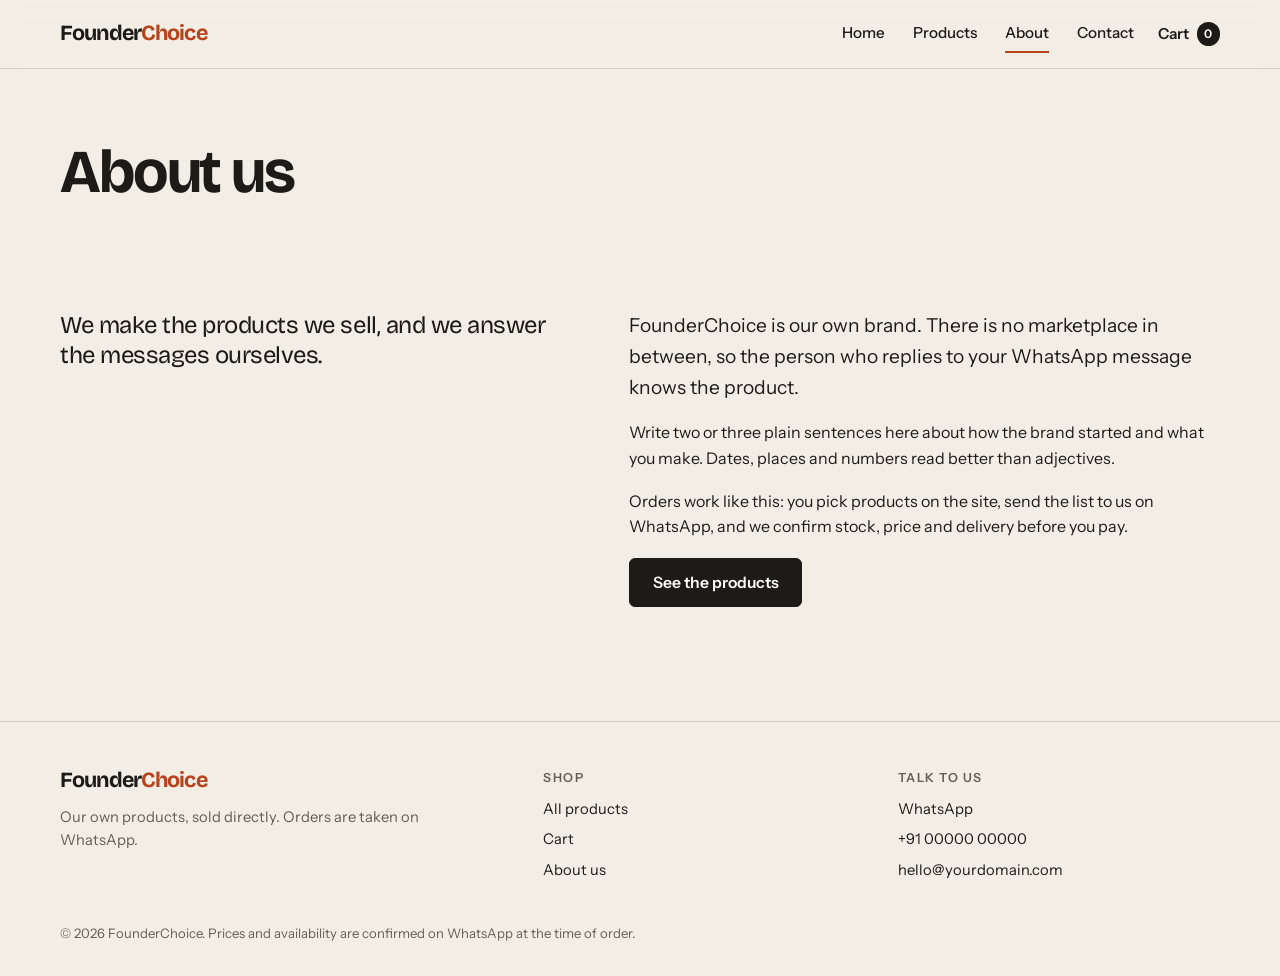
<file: about.html>
<!DOCTYPE html>
<html lang="en">
<head>
<meta charset="utf-8">
<meta name="viewport" content="width=device-width, initial-scale=1">
<title>About FounderChoice</title>
<meta name="description" content="Who is behind FounderChoice and how orders work.">
<meta name="robots" content="index,follow">
<link rel="canonical" href="https://YOURDOMAIN.com/about.html">
<meta property="og:type" content="website">
<meta property="og:site_name" content="FounderChoice">
<meta property="og:title" content="About FounderChoice">
<meta property="og:description" content="Who is behind FounderChoice and how orders work.">
<meta property="og:url" content="https://YOURDOMAIN.com/about.html">
<meta property="og:image" content="https://YOURDOMAIN.com/assets/images/hero/og.jpg">
<meta name="theme-color" content="#f3eee5">
<link rel="preconnect" href="https://fonts.googleapis.com">
<link rel="preconnect" href="https://fonts.gstatic.com" crossorigin>
<link href="https://fonts.googleapis.com/css2?family=Bricolage+Grotesque:opsz,wght@12..96,600;12..96,700&family=Instrument+Sans:wght@400;500;600&display=swap" rel="stylesheet">
<link rel="stylesheet" href="assets/css/style.css">
<script>document.documentElement.className+=" js"</script>
</head>
<body data-page="about">
<a class="skip" href="#main">Skip to content</a>
<header class="site-header"><div class="wrap bar">
<a class="logo" href="index.html" aria-label="FounderChoice, home">Founder<span>Choice</span></a>
<nav id="nav" class="nav" aria-label="Main"><a href="index.html">Home</a><a href="products.html">Products</a><a href="about.html">About</a><a href="contact.html">Contact</a></nav>
<a class="cart-link" href="cart.html" aria-label="Cart">Cart <span class="count" data-cart-count hidden>0</span></a>
<button type="button" class="menu-btn" aria-expanded="false" aria-controls="nav">Menu</button>
</div></header>
<main id="main" class="wrap">
<section class="page-head"><h1>About us</h1></section>
<div class="split">
<p class="lead" style="font-size:1.5rem;color:var(--ink);font-family:var(--head);letter-spacing:-.02em;line-height:1.25">We make the products we sell, and we answer the messages ourselves.</p>
<div class="prose">
<!-- EDIT: replace this text with your real story: who you are, where you started, what you make. Keep it short and specific. -->
<p>FounderChoice is our own brand. There is no marketplace in between, so the person who replies to your WhatsApp message knows the product.</p>
<p>Write two or three plain sentences here about how the brand started and what you make. Dates, places and numbers read better than adjectives.</p>
<p>Orders work like this: you pick products on the site, send the list to us on WhatsApp, and we confirm stock, price and delivery before you pay.</p>
<p><a class="btn" href="products.html">See the products</a></p>
</div>
</div>
</main>
<footer class="site-footer"><div class="wrap">
<div class="foot">
<div><a class="logo" href="index.html">Founder<span>Choice</span></a><p>Our own products, sold directly. Orders are taken on WhatsApp.</p></div>
<div><h2>Shop</h2><ul><li><a href="products.html">All products</a></li><li><a href="cart.html">Cart</a></li><li><a href="about.html">About us</a></li></ul></div>
<div><h2>Talk to us</h2><ul><li><a data-wa-link href="contact.html">WhatsApp</a></li><li><a data-fc-tel href="contact.html">Call</a></li><li><a data-fc-mail href="contact.html">Email</a></li></ul></div>
</div>
<p class="legal">&copy; <span data-year>2026</span> FounderChoice. Prices and availability are confirmed on WhatsApp at the time of order.</p>
</div></footer>
<script src="assets/js/config.js"></script>
<script src="assets/js/products.js"></script>
<script src="assets/js/cart.js"></script>
<script src="assets/js/main.js"></script>
</body>
</html>
</file>
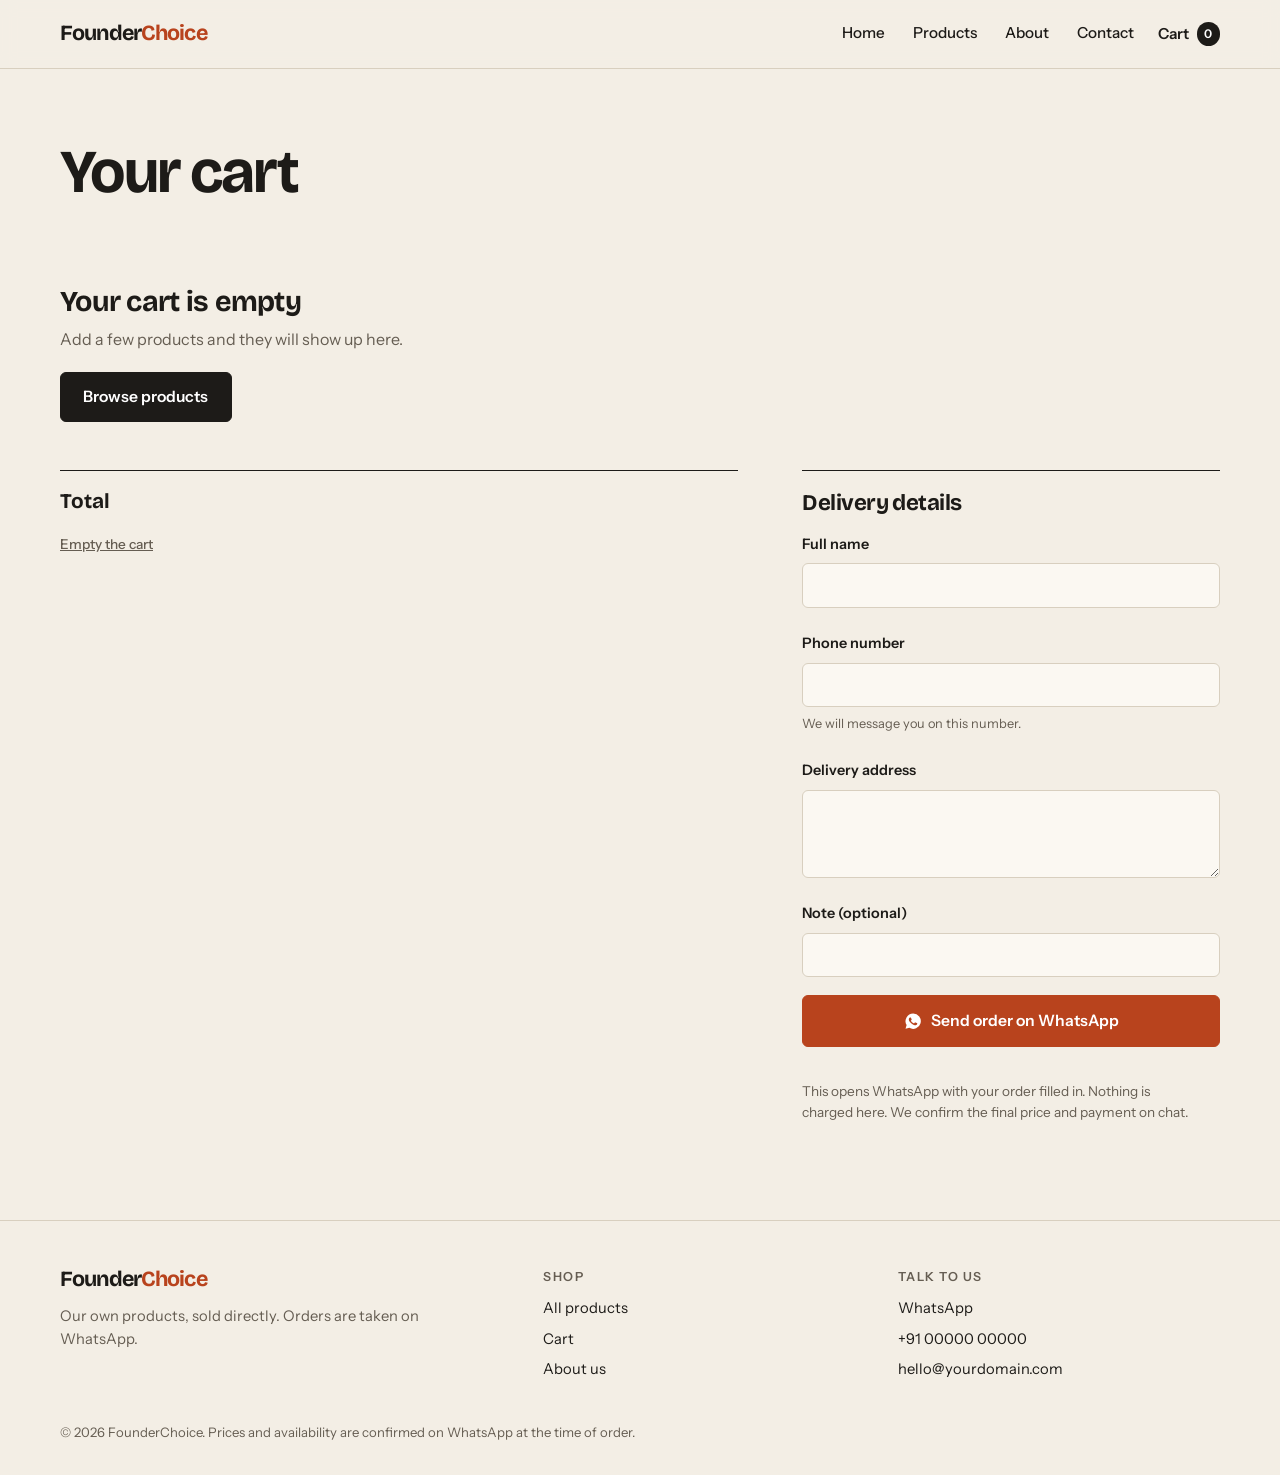
<file: cart.html>
<!DOCTYPE html>
<html lang="en">
<head>
<meta charset="utf-8">
<meta name="viewport" content="width=device-width, initial-scale=1">
<title>Your Cart | FounderChoice</title>
<meta name="description" content="Review your cart and send your order to FounderChoice on WhatsApp.">
<meta name="robots" content="noindex,follow">
<link rel="canonical" href="https://YOURDOMAIN.com/cart.html">
<meta property="og:type" content="website">
<meta property="og:site_name" content="FounderChoice">
<meta property="og:title" content="Your Cart | FounderChoice">
<meta property="og:description" content="Review your cart and send your order to FounderChoice on WhatsApp.">
<meta property="og:url" content="https://YOURDOMAIN.com/cart.html">
<meta property="og:image" content="https://YOURDOMAIN.com/assets/images/hero/og.jpg">
<meta name="theme-color" content="#f3eee5">
<link rel="preconnect" href="https://fonts.googleapis.com">
<link rel="preconnect" href="https://fonts.gstatic.com" crossorigin>
<link href="https://fonts.googleapis.com/css2?family=Bricolage+Grotesque:opsz,wght@12..96,600;12..96,700&family=Instrument+Sans:wght@400;500;600&display=swap" rel="stylesheet">
<link rel="stylesheet" href="assets/css/style.css">
<script>document.documentElement.className+=" js"</script>
</head>
<body data-page="cart">
<a class="skip" href="#main">Skip to content</a>
<header class="site-header"><div class="wrap bar">
<a class="logo" href="index.html" aria-label="FounderChoice, home">Founder<span>Choice</span></a>
<nav id="nav" class="nav" aria-label="Main"><a href="index.html">Home</a><a href="products.html">Products</a><a href="about.html">About</a><a href="contact.html">Contact</a></nav>
<a class="cart-link" href="cart.html" aria-label="Cart">Cart <span class="count" data-cart-count hidden>0</span></a>
<button type="button" class="menu-btn" aria-expanded="false" aria-controls="nav">Menu</button>
</div></header>
<main id="main" class="wrap">
<section class="page-head"><h1>Your cart</h1></section>
<div class="empty" id="cartEmpty" hidden><h2>Your cart is empty</h2><p>Add a few products and they will show up here.</p><a class="btn" href="products.html">Browse products</a></div>
<div class="cart-grid" id="cartWrap" hidden>
<div><ul class="lines" id="cartList"></ul><div class="total"><span>Total</span><span id="cartTotal"></span></div><button type="button" class="link" id="clearCart">Empty the cart</button></div>
<form class="form" id="orderForm" novalidate>
<h2>Delivery details</h2>
<div class="field"><label for="c-name">Full name</label><input id="c-name" autocomplete="name" aria-describedby="c-name-err"><span class="err" id="c-name-err" role="alert"></span></div>
<div class="field"><label for="c-phone">Phone number</label><input id="c-phone" type="tel" autocomplete="tel" inputmode="tel" aria-describedby="c-phone-hint c-phone-err"><span class="hint" id="c-phone-hint">We will message you on this number.</span><span class="err" id="c-phone-err" role="alert"></span></div>
<div class="field"><label for="c-address">Delivery address</label><textarea id="c-address" autocomplete="street-address" aria-describedby="c-address-err"></textarea><span class="err" id="c-address-err" role="alert"></span></div>
<div class="field"><label for="c-note">Note (optional)</label><input id="c-note"></div>
<button type="submit" class="btn btn-accent"><svg viewBox="0 0 24 24" fill="currentColor" aria-hidden="true"><path d="M12 2a10 10 0 0 0-8.6 15.1L2 22l5-1.3A10 10 0 1 0 12 2zm5.2 14.1c-.2.6-1.3 1.2-1.8 1.2-.5.1-1 .2-3.3-.7-2.8-1.1-4.5-3.9-4.7-4.1-.1-.2-1.1-1.5-1.1-2.8s.7-2 1-2.3c.2-.3.5-.3.7-.3h.5c.2 0 .4 0 .6.5l.8 2c.1.2.1.4 0 .5l-.4.6-.3.3c-.1.1-.3.3-.1.6.2.3.7 1.2 1.5 1.9 1 .9 1.9 1.2 2.2 1.3.3.1.4.1.6-.1l.8-1c.2-.3.4-.2.6-.1l1.9.9c.3.1.5.2.5.3.1.1.1.6-.1 1.2z"/></svg>Send order on WhatsApp</button>
<p class="note">This opens WhatsApp with your order filled in. Nothing is charged here. We confirm the final price and payment on chat.</p>
</form>
</div>
</main>
<footer class="site-footer"><div class="wrap">
<div class="foot">
<div><a class="logo" href="index.html">Founder<span>Choice</span></a><p>Our own products, sold directly. Orders are taken on WhatsApp.</p></div>
<div><h2>Shop</h2><ul><li><a href="products.html">All products</a></li><li><a href="cart.html">Cart</a></li><li><a href="about.html">About us</a></li></ul></div>
<div><h2>Talk to us</h2><ul><li><a data-wa-link href="contact.html">WhatsApp</a></li><li><a data-fc-tel href="contact.html">Call</a></li><li><a data-fc-mail href="contact.html">Email</a></li></ul></div>
</div>
<p class="legal">&copy; <span data-year>2026</span> FounderChoice. Prices and availability are confirmed on WhatsApp at the time of order.</p>
</div></footer>
<script src="assets/js/config.js"></script>
<script src="assets/js/products.js"></script>
<script src="assets/js/cart.js"></script>
<script src="assets/js/main.js"></script>
</body>
</html>
</file>
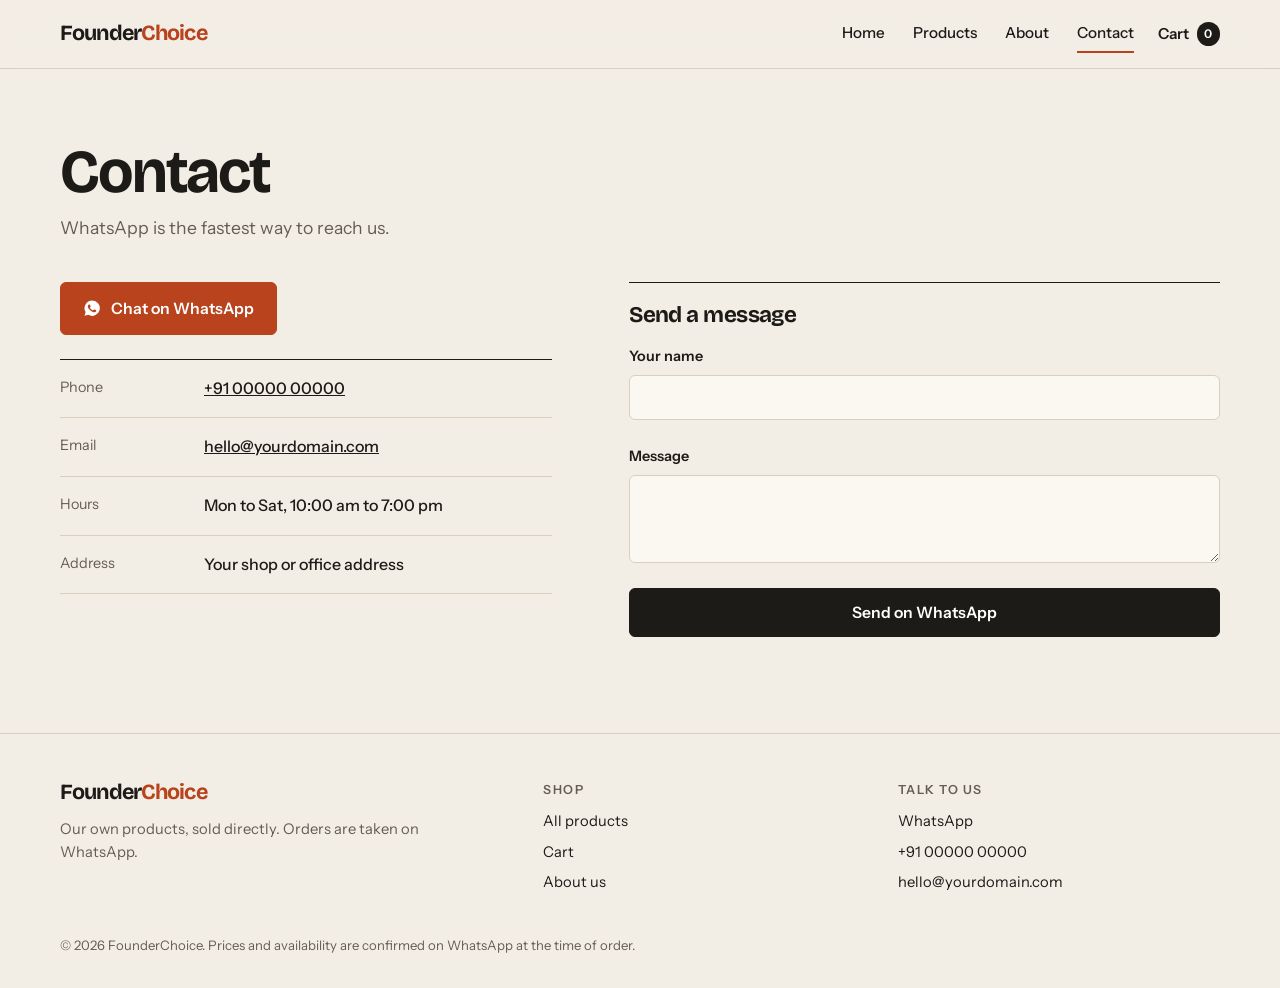
<file: contact.html>
<!DOCTYPE html>
<html lang="en">
<head>
<meta charset="utf-8">
<meta name="viewport" content="width=device-width, initial-scale=1">
<title>Contact FounderChoice | WhatsApp, phone, email</title>
<meta name="description" content="Message FounderChoice on WhatsApp, call us or send an email.">
<meta name="robots" content="index,follow">
<link rel="canonical" href="https://YOURDOMAIN.com/contact.html">
<meta property="og:type" content="website">
<meta property="og:site_name" content="FounderChoice">
<meta property="og:title" content="Contact FounderChoice | WhatsApp, phone, email">
<meta property="og:description" content="Message FounderChoice on WhatsApp, call us or send an email.">
<meta property="og:url" content="https://YOURDOMAIN.com/contact.html">
<meta property="og:image" content="https://YOURDOMAIN.com/assets/images/hero/og.jpg">
<meta name="theme-color" content="#f3eee5">
<link rel="preconnect" href="https://fonts.googleapis.com">
<link rel="preconnect" href="https://fonts.gstatic.com" crossorigin>
<link href="https://fonts.googleapis.com/css2?family=Bricolage+Grotesque:opsz,wght@12..96,600;12..96,700&family=Instrument+Sans:wght@400;500;600&display=swap" rel="stylesheet">
<link rel="stylesheet" href="assets/css/style.css">
<script>document.documentElement.className+=" js"</script>
</head>
<body data-page="contact">
<a class="skip" href="#main">Skip to content</a>
<header class="site-header"><div class="wrap bar">
<a class="logo" href="index.html" aria-label="FounderChoice, home">Founder<span>Choice</span></a>
<nav id="nav" class="nav" aria-label="Main"><a href="index.html">Home</a><a href="products.html">Products</a><a href="about.html">About</a><a href="contact.html">Contact</a></nav>
<a class="cart-link" href="cart.html" aria-label="Cart">Cart <span class="count" data-cart-count hidden>0</span></a>
<button type="button" class="menu-btn" aria-expanded="false" aria-controls="nav">Menu</button>
</div></header>
<main id="main" class="wrap">
<section class="page-head"><h1>Contact</h1><p class="lead">WhatsApp is the fastest way to reach us.</p></section>
<div class="split" style="padding-top:1rem">
<div>
<p style="margin-bottom:1.5rem"><a class="btn btn-accent" data-wa-link href="#"><svg viewBox="0 0 24 24" fill="currentColor" aria-hidden="true"><path d="M12 2a10 10 0 0 0-8.6 15.1L2 22l5-1.3A10 10 0 1 0 12 2zm5.2 14.1c-.2.6-1.3 1.2-1.8 1.2-.5.1-1 .2-3.3-.7-2.8-1.1-4.5-3.9-4.7-4.1-.1-.2-1.1-1.5-1.1-2.8s.7-2 1-2.3c.2-.3.5-.3.7-.3h.5c.2 0 .4 0 .6.5l.8 2c.1.2.1.4 0 .5l-.4.6-.3.3c-.1.1-.3.3-.1.6.2.3.7 1.2 1.5 1.9 1 .9 1.9 1.2 2.2 1.3.3.1.4.1.6-.1l.8-1c.2-.3.4-.2.6-.1l1.9.9c.3.1.5.2.5.3.1.1.1.6-.1 1.2z"/></svg>Chat on WhatsApp</a></p>
<dl class="facts">
<div><dt>Phone</dt><dd><a data-fc-tel href="#"></a></dd></div>
<div><dt>Email</dt><dd><a data-fc-mail href="#"></a></dd></div>
<div><dt>Hours</dt><dd data-fc="hours"></dd></div>
<div><dt>Address</dt><dd data-fc="address"></dd></div>
</dl>
</div>
<form class="form" id="msgForm" novalidate>
<h2>Send a message</h2>
<div class="field"><label for="m-name">Your name</label><input id="m-name" autocomplete="name" aria-describedby="m-name-err"><span class="err" id="m-name-err" role="alert"></span></div>
<div class="field"><label for="m-msg">Message</label><textarea id="m-msg" aria-describedby="m-msg-err"></textarea><span class="err" id="m-msg-err" role="alert"></span></div>
<button type="submit" class="btn">Send on WhatsApp</button>
</form>
</div>
</main>
<footer class="site-footer"><div class="wrap">
<div class="foot">
<div><a class="logo" href="index.html">Founder<span>Choice</span></a><p>Our own products, sold directly. Orders are taken on WhatsApp.</p></div>
<div><h2>Shop</h2><ul><li><a href="products.html">All products</a></li><li><a href="cart.html">Cart</a></li><li><a href="about.html">About us</a></li></ul></div>
<div><h2>Talk to us</h2><ul><li><a data-wa-link href="contact.html">WhatsApp</a></li><li><a data-fc-tel href="contact.html">Call</a></li><li><a data-fc-mail href="contact.html">Email</a></li></ul></div>
</div>
<p class="legal">&copy; <span data-year>2026</span> FounderChoice. Prices and availability are confirmed on WhatsApp at the time of order.</p>
</div></footer>
<script src="assets/js/config.js"></script>
<script src="assets/js/products.js"></script>
<script src="assets/js/cart.js"></script>
<script src="assets/js/main.js"></script>
</body>
</html>
</file>
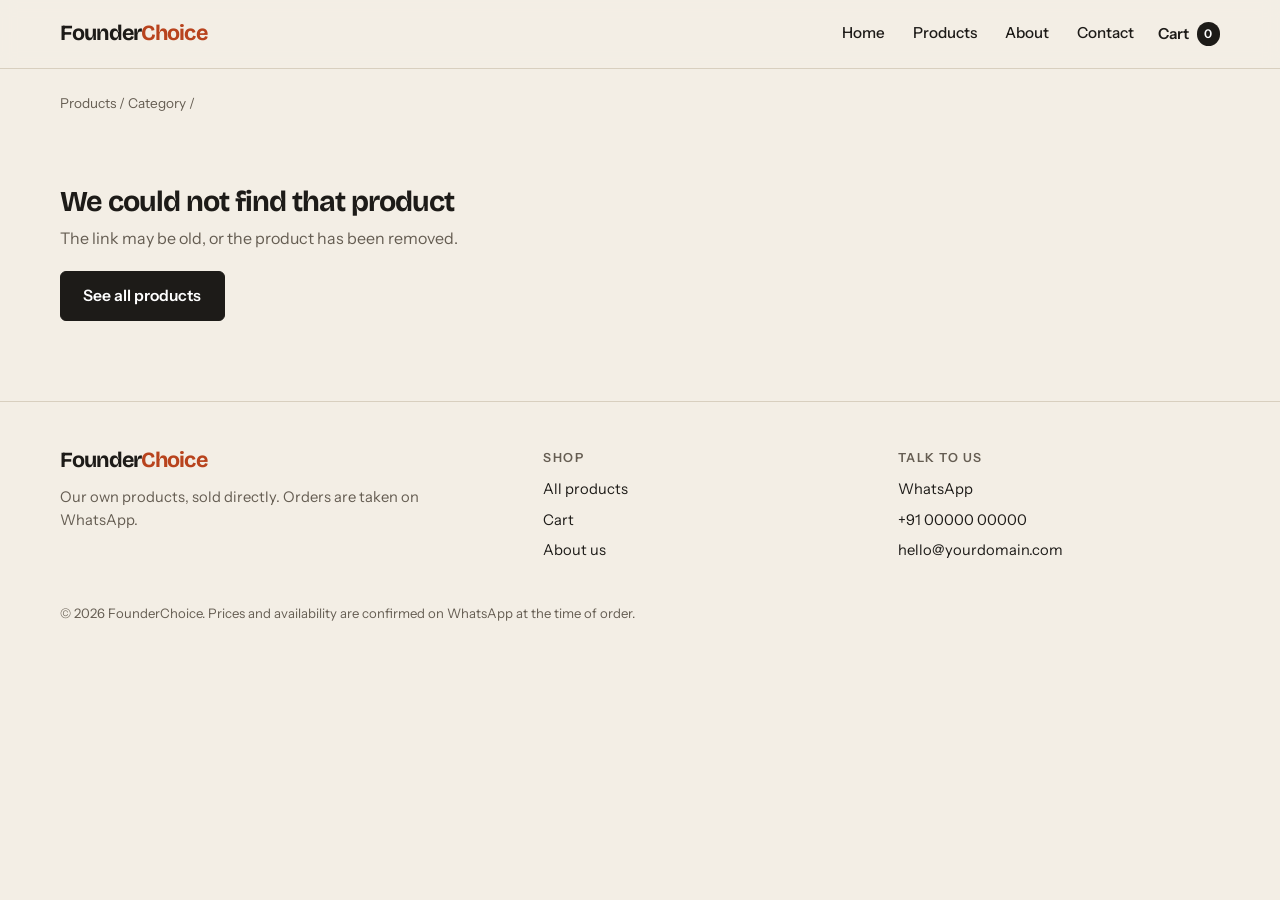
<file: product.html>
<!DOCTYPE html>
<html lang="en">
<head>
<meta charset="utf-8">
<meta name="viewport" content="width=device-width, initial-scale=1">
<title>Product | FounderChoice</title>
<meta name="description" content="Product details, price and WhatsApp ordering from FounderChoice.">
<meta name="robots" content="index,follow">
<link rel="canonical" href="https://YOURDOMAIN.com/product.html">
<meta property="og:type" content="website">
<meta property="og:site_name" content="FounderChoice">
<meta property="og:title" content="Product | FounderChoice">
<meta property="og:description" content="Product details, price and WhatsApp ordering from FounderChoice.">
<meta property="og:url" content="https://YOURDOMAIN.com/product.html">
<meta property="og:image" content="https://YOURDOMAIN.com/assets/images/hero/og.jpg">
<meta name="theme-color" content="#f3eee5">
<link rel="preconnect" href="https://fonts.googleapis.com">
<link rel="preconnect" href="https://fonts.gstatic.com" crossorigin>
<link href="https://fonts.googleapis.com/css2?family=Bricolage+Grotesque:opsz,wght@12..96,600;12..96,700&family=Instrument+Sans:wght@400;500;600&display=swap" rel="stylesheet">
<link rel="stylesheet" href="assets/css/style.css">
<script>document.documentElement.className+=" js"</script>
</head>
<body data-page="product">
<a class="skip" href="#main">Skip to content</a>
<header class="site-header"><div class="wrap bar">
<a class="logo" href="index.html" aria-label="FounderChoice, home">Founder<span>Choice</span></a>
<nav id="nav" class="nav" aria-label="Main"><a href="index.html">Home</a><a href="products.html">Products</a><a href="about.html">About</a><a href="contact.html">Contact</a></nav>
<a class="cart-link" href="cart.html" aria-label="Cart">Cart <span class="count" data-cart-count hidden>0</span></a>
<button type="button" class="menu-btn" aria-expanded="false" aria-controls="nav">Menu</button>
</div></header>
<main id="main" class="wrap">
<nav class="crumbs" aria-label="Breadcrumb"><a href="products.html">Products</a> / <a id="crumbCat" href="products.html">Category</a> / <span id="crumbName"></span></nav>
<div id="pd"></div>
<noscript><p>Please turn on JavaScript to see this product.</p></noscript>
<section class="related" id="relatedWrap"><h2>You may also like</h2><div class="grid plain" id="related"></div></section>
</main>
<footer class="site-footer"><div class="wrap">
<div class="foot">
<div><a class="logo" href="index.html">Founder<span>Choice</span></a><p>Our own products, sold directly. Orders are taken on WhatsApp.</p></div>
<div><h2>Shop</h2><ul><li><a href="products.html">All products</a></li><li><a href="cart.html">Cart</a></li><li><a href="about.html">About us</a></li></ul></div>
<div><h2>Talk to us</h2><ul><li><a data-wa-link href="contact.html">WhatsApp</a></li><li><a data-fc-tel href="contact.html">Call</a></li><li><a data-fc-mail href="contact.html">Email</a></li></ul></div>
</div>
<p class="legal">&copy; <span data-year>2026</span> FounderChoice. Prices and availability are confirmed on WhatsApp at the time of order.</p>
</div></footer>
<script src="assets/js/config.js"></script>
<script src="assets/js/products.js"></script>
<script src="assets/js/cart.js"></script>
<script src="assets/js/main.js"></script>
</body>
</html>
</file>
<file: assets/css/style.css>
/* FounderChoice - static storefront. One accent colour, warm paper base. */
:root{
  --paper:#f3eee5; --paper-2:#ebe4d7; --ink:#1d1b18; --muted:#655d52;
  --line:#d8cfbf; --accent:#b8431d; --accent-ink:#8f3216;
  --r:6px; --max:1240px; --gut:clamp(1rem,4vw,2.5rem);
  --head:"Bricolage Grotesque",system-ui,-apple-system,"Segoe UI",sans-serif;
  --body:"Instrument Sans",system-ui,-apple-system,"Segoe UI",sans-serif;
  --ease:cubic-bezier(.2,.7,.2,1);
}
*,*::before,*::after{box-sizing:border-box}
html{-webkit-text-size-adjust:100%;scroll-behavior:smooth}
body{margin:0;background:var(--paper);color:var(--ink);font:400 1rem/1.6 var(--body);-webkit-font-smoothing:antialiased}
img{display:block;max-width:100%;height:auto}
a{color:inherit}
h1,h2,h3{font-family:var(--head);font-weight:700;letter-spacing:-.025em;line-height:1.08;margin:0}
h1{font-size:clamp(2.4rem,6vw,4.6rem);letter-spacing:-.035em;line-height:1.02}
h2{font-size:clamp(1.7rem,3.4vw,2.6rem)}
h3{font-size:1.05rem;letter-spacing:-.01em;line-height:1.3}
p{margin:0}
.wrap{width:100%;max-width:var(--max);margin-inline:auto;padding-inline:var(--gut)}
.sr{position:absolute;width:1px;height:1px;overflow:hidden;clip:rect(0 0 0 0);white-space:nowrap}
.skip{position:absolute;left:-999px;top:0;background:var(--ink);color:#fff;padding:.6rem 1rem;z-index:100}
.skip:focus{left:0}
:focus-visible{outline:2px solid var(--accent);outline-offset:3px;border-radius:2px}
.eyebrow{font:600 .78rem/1 var(--body);letter-spacing:.14em;text-transform:uppercase;color:var(--accent-ink);margin-bottom:1.25rem}
.lead{font-size:1.1rem;color:var(--muted);max-width:56ch}
.cat{font-size:.8rem;color:var(--muted);letter-spacing:.02em}

/* header */
.site-header{position:sticky;top:0;z-index:40;background:rgba(243,238,229,.92);backdrop-filter:blur(8px);border-bottom:1px solid var(--line)}
.bar{display:flex;align-items:center;gap:1.5rem;min-height:68px}
.logo{font:700 1.35rem/1 var(--head);letter-spacing:-.04em;text-decoration:none;margin-right:auto}
.logo span{color:var(--accent)}
.nav{display:flex;gap:1.75rem}
.nav a{text-decoration:none;font-weight:500;font-size:.95rem;padding:.35rem 0;border-bottom:2px solid transparent}
.nav a:hover{border-color:var(--line)}
.nav a[aria-current="page"]{border-color:var(--accent)}
.cart-link{display:inline-flex;align-items:center;gap:.5rem;text-decoration:none;font-weight:600;font-size:.95rem}
.count{min-width:1.45rem;height:1.45rem;border-radius:99px;background:var(--ink);color:#fff;font-size:.75rem;display:inline-grid;place-items:center;padding:0 .35rem}
.menu-btn{display:none;background:none;border:1px solid var(--ink);border-radius:var(--r);padding:.45rem .8rem;font:600 .9rem var(--body);color:var(--ink);cursor:pointer}

/* buttons */
.btn,.btn-sm{display:inline-flex;align-items:center;justify-content:center;gap:.55rem;border:1px solid var(--ink);background:var(--ink);color:#fff;font:600 .98rem/1 var(--body);padding:1rem 1.4rem;border-radius:var(--r);text-decoration:none;cursor:pointer;transition:transform .25s var(--ease),background .2s}
.btn:hover,.btn-sm:hover{background:#000}
.btn:active,.btn-sm:active{transform:translateY(1px) scale(.985)}
.btn-ghost{background:transparent;color:var(--ink)}
.btn-ghost:hover{background:var(--paper-2)}
.btn-accent{background:var(--accent);border-color:var(--accent)}
.btn-accent:hover{background:var(--accent-ink)}
.btn-sm{padding:.55rem .95rem;font-size:.85rem}
.btn[disabled],.btn-sm[disabled]{opacity:.45;cursor:not-allowed}
.btn svg{width:1.15rem;height:1.15rem;flex:none}
.link{background:none;border:0;padding:0;font:500 .85rem var(--body);color:var(--muted);text-decoration:underline;cursor:pointer}
.link:hover{color:var(--accent-ink)}

/* hero: asymmetric, left-aligned */
.hero{display:grid;grid-template-columns:1.25fr .75fr;gap:clamp(2rem,6vw,5rem);align-items:end;padding-block:clamp(3rem,8vw,6.5rem) clamp(2.5rem,6vw,4.5rem);min-height:min(88dvh,820px)}
.hero h1{max-width:13ch;margin-bottom:1.5rem}
.actions{display:flex;flex-wrap:wrap;gap:.75rem;margin-top:2rem}
.hero-art{display:grid;grid-template-columns:1fr 1fr;gap:1rem;align-items:start}
.hero-art .a{grid-column:1 / 3;aspect-ratio:4/5;overflow:hidden;border-radius:var(--r);background:var(--paper-2)}
.hero-art .b{grid-column:2;aspect-ratio:1/1;overflow:hidden;border-radius:var(--r);background:var(--paper-2);margin-top:-5.5rem;border:6px solid var(--paper);position:relative}
.hero-art img{width:100%;height:100%;object-fit:cover}

/* sections */
.section{padding-block:clamp(3rem,7vw,5.5rem)}
.section-head{display:flex;justify-content:space-between;align-items:flex-end;gap:1rem;margin-bottom:2.25rem;flex-wrap:wrap}
.section-head a{font-weight:600;font-size:.95rem}
.cats{list-style:none;margin:0;padding:0;border-top:1px solid var(--ink)}
.cats a{display:flex;justify-content:space-between;align-items:baseline;padding:1.25rem 0;border-bottom:1px solid var(--line);text-decoration:none;font:600 clamp(1.3rem,2.6vw,2rem)/1.1 var(--head);letter-spacing:-.02em;transition:padding .3s var(--ease),color .2s}
.cats a:hover{padding-left:.75rem;color:var(--accent-ink)}
.cats .n{font:400 .9rem var(--body);color:var(--muted);letter-spacing:0}

/* product grid */
.grid{display:grid;grid-template-columns:repeat(4,1fr);gap:2.25rem 1.5rem}
.grid .card:first-child{grid-column:span 2}
.grid.plain .card:first-child{grid-column:auto}
.card-img{display:block;overflow:hidden;border-radius:var(--r);background:var(--paper-2);aspect-ratio:4/5}
.grid .card:first-child .card-img{aspect-ratio:8/5}
.grid.plain .card:first-child .card-img{aspect-ratio:4/5}
.card-img img{width:100%;height:100%;object-fit:cover;transition:transform .6s var(--ease)}
.card:hover .card-img img{transform:scale(1.04)}
.card-body{padding-top:.9rem}
.card h3 a{text-decoration:none}
.card h3 a:hover{text-decoration:underline;text-underline-offset:3px}
.row{display:flex;justify-content:space-between;align-items:center;gap:.75rem;margin-top:.65rem}
.price{font:600 1.05rem var(--head);letter-spacing:-.01em}
.price.big{font-size:1.9rem}
.badge{font-size:.72rem;font-weight:600;letter-spacing:.08em;text-transform:uppercase;color:var(--accent-ink)}

/* steps */
.steps{list-style:none;margin:0;padding:0;display:grid;grid-template-columns:repeat(3,1fr);gap:2rem;counter-reset:s}
.steps li{border-top:1px solid var(--ink);padding-top:1.1rem;counter-increment:s}
.steps li::before{content:"0" counter(s);display:block;font:700 2.6rem/1 var(--head);letter-spacing:-.04em;color:var(--accent);margin-bottom:1rem}
.steps h3{font-size:1.2rem;margin-bottom:.4rem}
.steps p{color:var(--muted);max-width:34ch}

/* closing band */
.band{background:var(--ink);color:#f3eee5}
.band .wrap{display:grid;grid-template-columns:1.4fr 1fr;gap:2rem;align-items:center;padding-block:clamp(3rem,6vw,4.5rem)}
.band p{color:#c9c1b3;margin-top:.8rem;max-width:46ch}
.band .btn{background:#f3eee5;color:var(--ink);border-color:#f3eee5;justify-self:start}
.band .btn:hover{background:#fff}

/* listing page */
.page-head{padding-block:clamp(2.5rem,6vw,4.5rem) 1.5rem}
.page-head h1{font-size:clamp(2.2rem,5vw,3.8rem);margin-bottom:.7rem}
.toolbar{display:flex;flex-wrap:wrap;gap:1rem 1.5rem;align-items:center;padding-block:1rem 2rem;border-bottom:1px solid var(--line);margin-bottom:2rem}
.toolbar input,.toolbar select,.field input,.field textarea{font:400 1rem var(--body);color:var(--ink);background:#fbf8f2;border:1px solid var(--line);border-radius:var(--r);padding:.7rem .85rem;width:100%}
.toolbar input{max-width:18rem}
.toolbar select{width:auto}
.toolbar input:focus,.toolbar select:focus,.field input:focus,.field textarea:focus{outline:2px solid var(--accent);outline-offset:0;border-color:var(--accent)}
.chips{display:flex;flex-wrap:wrap;gap:.5rem;margin-right:auto}
.chip{font:500 .88rem var(--body);background:transparent;border:1px solid var(--line);color:var(--ink);border-radius:99px;padding:.45rem .95rem;cursor:pointer;transition:background .2s,border-color .2s}
.chip:hover{border-color:var(--ink)}
.chip[aria-pressed="true"]{background:var(--ink);color:#fff;border-color:var(--ink)}
.empty{padding:3rem 0;max-width:38rem}
.empty h2,.empty h1{font-size:1.8rem;margin-bottom:.6rem}
.empty p{color:var(--muted);margin-bottom:1.25rem}

/* product detail */
.crumbs{font-size:.85rem;color:var(--muted);padding-block:1.5rem}
.crumbs a{text-decoration:none}
.crumbs a:hover{text-decoration:underline}
.pd{display:grid;grid-template-columns:1.1fr .9fr;gap:clamp(2rem,5vw,4.5rem);align-items:start}
.gal-main{aspect-ratio:4/5;overflow:hidden;border-radius:var(--r);background:var(--paper-2)}
.gal-main img{width:100%;height:100%;object-fit:cover}
.thumbs{display:flex;gap:.6rem;margin-top:.6rem}
.thumbs button{width:72px;aspect-ratio:4/5;border:1px solid var(--line);padding:0;border-radius:4px;overflow:hidden;cursor:pointer;background:var(--paper-2);opacity:.65}
.thumbs button[aria-pressed="true"]{opacity:1;border-color:var(--ink)}
.thumbs img{width:100%;height:100%;object-fit:cover}
.pd-info{position:sticky;top:92px}
.pd-info h1{font-size:clamp(2rem,4vw,3rem);margin:.4rem 0 1rem}
.pd-info .lead{margin:1rem 0 1.25rem}
.specs{margin:0 0 1.75rem;padding:0;list-style:none;border-top:1px solid var(--line)}
.specs li{padding:.65rem 0;border-bottom:1px solid var(--line);font-size:.95rem}
.buy{display:flex;flex-wrap:wrap;gap:.75rem;align-items:stretch}
.qty{display:inline-flex;border:1px solid var(--ink);border-radius:var(--r);overflow:hidden}
.qty button{width:2.6rem;background:transparent;border:0;font:600 1.1rem var(--body);cursor:pointer;color:var(--ink)}
.qty button:hover{background:var(--paper-2)}
.qty input{width:3rem;text-align:center;border:0;background:transparent;font:600 1rem var(--body);color:var(--ink);-moz-appearance:textfield}
.qty input::-webkit-outer-spin-button,.qty input::-webkit-inner-spin-button{-webkit-appearance:none}
.qty.sm button{width:2rem}.qty.sm input{width:2.2rem;font-size:.9rem}
.note{font-size:.85rem;color:var(--muted);margin-top:1rem;max-width:44ch}
.related{padding-block:4rem}
.related h2{margin-bottom:1.75rem}

/* cart */
.cart-grid{display:grid;grid-template-columns:1.3fr .8fr;gap:clamp(2rem,5vw,4rem);align-items:start;padding-bottom:4rem}
.lines{list-style:none;margin:0;padding:0;border-top:1px solid var(--ink)}
.line{display:grid;grid-template-columns:88px 1fr auto;gap:1rem;padding:1.1rem 0;border-bottom:1px solid var(--line);align-items:start}
.line-img{aspect-ratio:4/5;border-radius:4px;overflow:hidden;background:var(--paper-2)}
.line-img img{width:100%;height:100%;object-fit:cover}
.line-info{display:flex;flex-direction:column;gap:.3rem;align-items:flex-start}
.line-info a{font-weight:600;text-decoration:none}
.line-info .qty{margin-top:.4rem}
.line-end{display:flex;flex-direction:column;align-items:flex-end;gap:.5rem;font-weight:600}
.total{display:flex;justify-content:space-between;font:700 1.3rem var(--head);padding:1.1rem 0}
.form{border-top:1px solid var(--ink);padding-top:1.25rem;display:grid;gap:1.1rem}
.form h2{font-size:1.4rem}
.field{display:grid;gap:.45rem}
.field label{font-weight:600;font-size:.9rem}
.field .hint{font-size:.8rem;color:var(--muted)}
.field .err{font-size:.82rem;color:#a3261a;min-height:0}
.field [aria-invalid="true"]{border-color:#a3261a}
.field textarea{min-height:5.5rem;resize:vertical}

/* about / contact */
.split{display:grid;grid-template-columns:1fr 1.2fr;gap:clamp(2rem,6vw,6rem);padding-block:clamp(2.5rem,6vw,4.5rem) 4rem;align-items:start}
.prose p{margin-bottom:1.1rem;max-width:58ch}
.prose p:first-child{font-size:1.2rem}
.facts{margin:0;border-top:1px solid var(--ink)}
.facts div{display:grid;grid-template-columns:8rem 1fr;gap:1rem;padding:1rem 0;border-bottom:1px solid var(--line)}
.facts dt{color:var(--muted);font-size:.9rem}
.facts dd{margin:0;font-weight:500}

/* footer */
.site-footer{border-top:1px solid var(--line);margin-top:2rem;padding-block:3rem 2rem;font-size:.92rem}
.foot{display:grid;grid-template-columns:1.4fr 1fr 1fr;gap:2rem}
.foot p{color:var(--muted);max-width:36ch;margin-top:.7rem}
.foot h2{font:600 .78rem var(--body);letter-spacing:.12em;text-transform:uppercase;color:var(--muted);margin-bottom:.8rem}
.foot ul{list-style:none;margin:0;padding:0;display:grid;gap:.45rem}
.foot a{text-decoration:none}
.foot a:hover{text-decoration:underline}
.legal{margin-top:2.5rem;color:var(--muted);font-size:.82rem}

/* toast */
#toast{position:fixed;left:50%;bottom:1.25rem;transform:translate(-50%,20px);background:var(--ink);color:#fff;padding:.7rem 1.1rem;border-radius:var(--r);font-size:.9rem;opacity:0;pointer-events:none;transition:opacity .25s,transform .35s var(--ease);z-index:60}
#toast.on{opacity:1;transform:translate(-50%,0)}

/* reveal (only when JS is on) */
.js .reveal{opacity:0;transform:translateY(14px);transition:opacity .6s var(--ease) calc(var(--i,0)*60ms),transform .6s var(--ease) calc(var(--i,0)*60ms)}
.js .reveal.in{opacity:1;transform:none}
@media (prefers-reduced-motion:reduce){
  html{scroll-behavior:auto}
  *{transition-duration:.01ms!important}
  .js .reveal{opacity:1;transform:none}
}

/* responsive */
@media (max-width:980px){
  .grid{grid-template-columns:repeat(2,1fr)}
  .hero,.pd,.cart-grid,.split,.band .wrap{grid-template-columns:1fr}
  .hero{min-height:0;align-items:start}
  .hero-art{max-width:30rem}
  .pd-info{position:static}
  .steps{grid-template-columns:1fr}
  .foot{grid-template-columns:1fr 1fr}
}
@media (max-width:720px){
  .menu-btn{display:inline-block}
  .nav{display:none;position:absolute;top:68px;left:0;right:0;background:var(--paper);flex-direction:column;gap:0;padding:.5rem var(--gut) 1rem;border-bottom:1px solid var(--line)}
  .nav.open{display:flex}
  .nav a{padding:.85rem 0;border-bottom:1px solid var(--line)}
  .bar{gap:1rem}
  .toolbar input{max-width:none}
  .facts div{grid-template-columns:1fr;gap:.2rem}
}
@media (max-width:480px){
  .grid{gap:1.75rem .9rem}
  .grid .card:first-child{grid-column:span 2}
  .foot{grid-template-columns:1fr}
}
</file>
